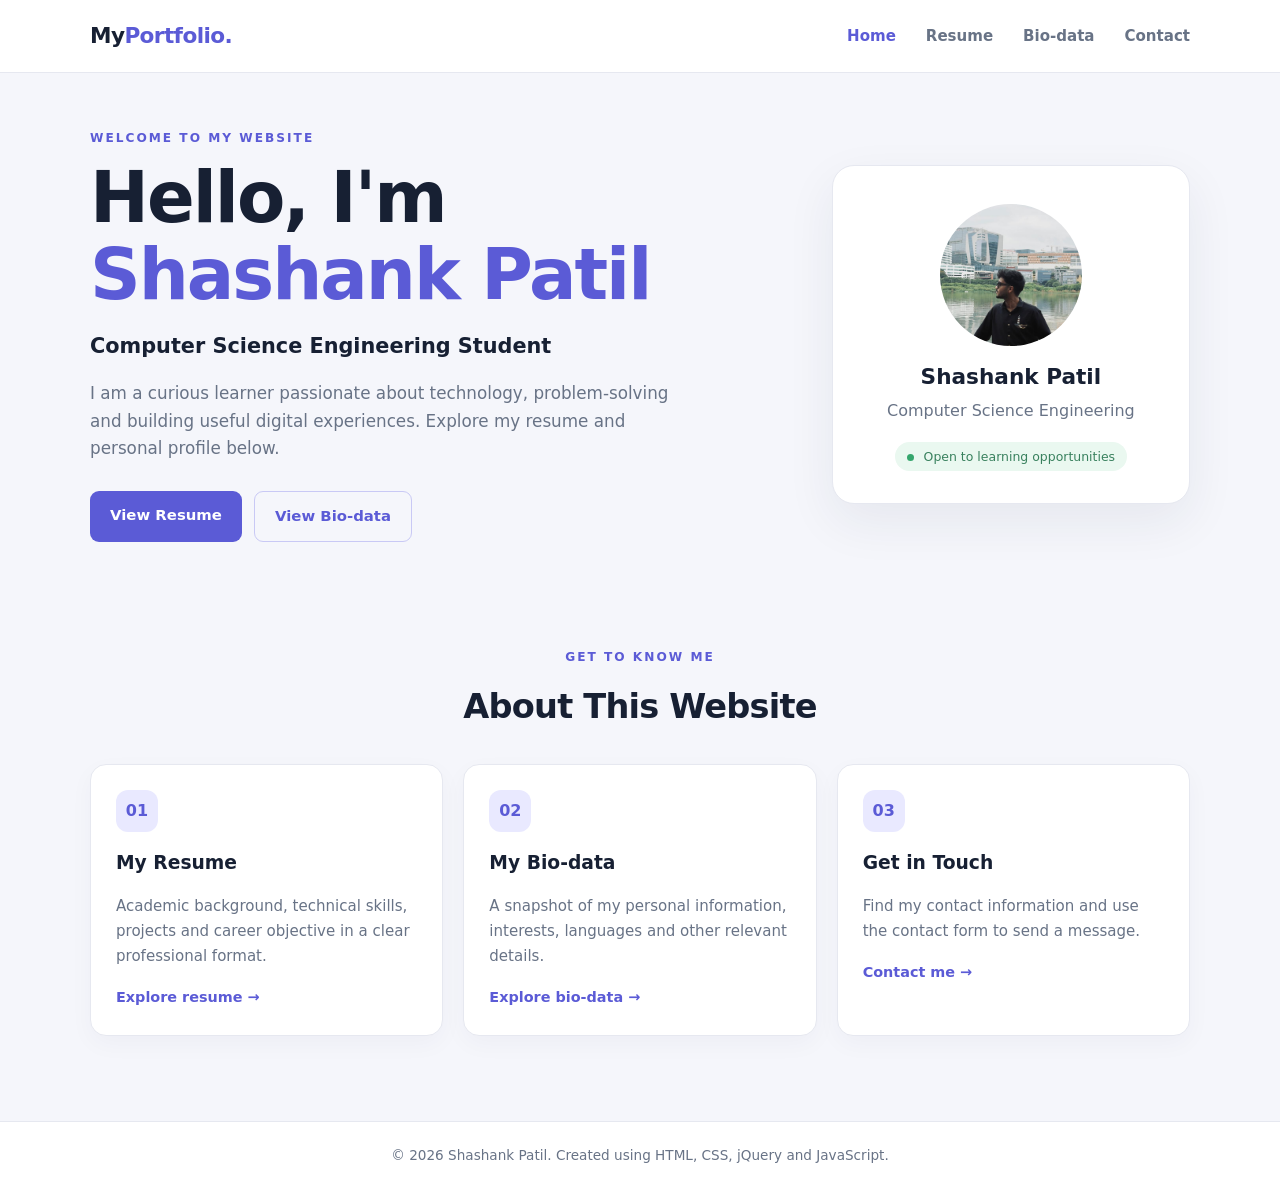
<file: index.html>
<!DOCTYPE html>
<html lang="en">
<head>
  <meta charset="UTF-8">
  <meta name="viewport" content="width=device-width, initial-scale=1.0">
  <meta name="description" content="Personal portfolio, resume and biodata website">
  <title>Home | Personal Portfolio</title>
  <link rel="stylesheet" href="css/style.css">
</head>
<body>
  <header class="site-header">
    <nav class="navbar container">
      <a class="brand" href="index.html">My<span>Portfolio.</span></a>
      <button class="menu-toggle" aria-label="Toggle navigation" aria-expanded="false">☰</button>
      <ul class="nav-links">
        <li><a class="active" href="index.html">Home</a></li>
        <li><a href="resume.html">Resume</a></li>
        <li><a href="biodata.html">Bio-data</a></li>
        <li><a href="contact.html">Contact</a></li>
      </ul>
    </nav>
  </header>

  <main>
    <section class="hero container">
      <div class="hero-copy">
        <p class="eyebrow">WELCOME TO MY WEBSITE</p>
        <h1>Hello, I'm <span>Shashank Patil</span></h1>
        <h2>Computer Science Engineering Student</h2>
        <p class="lead">I am a curious learner passionate about technology, problem-solving and building useful digital experiences. Explore my resume and personal profile below.</p>
        <div class="actions">
          <a class="btn" href="resume.html">View Resume</a>
          <a class="btn btn-outline" href="biodata.html">View Bio-data</a>
        </div>
      </div>
      <div class="profile-card">
       <img src="images/profile.jpeg" alt="Your Profile Photo" class="profile-photo">
        <h3>Shashank Patil</h3>
        <p>Computer Science Engineering</p>
        <span class="status"><i></i> Open to learning opportunities</span>
      </div>
    </section>

    <section class="section container">
      <div class="section-heading">
        <p class="eyebrow">GET TO KNOW ME</p>
        <h2>About This Website</h2>
      </div>
      <div class="feature-grid">
        <article class="feature-card"><div class="feature-icon">01</div><h3>My Resume</h3><p>Academic background, technical skills, projects and career objective in a clear professional format.</p><a href="resume.html" class="text-link">Explore resume →</a></article>
        <article class="feature-card"><div class="feature-icon">02</div><h3>My Bio-data</h3><p>A snapshot of my personal information, interests, languages and other relevant details.</p><a href="biodata.html" class="text-link">Explore bio-data →</a></article>
        <article class="feature-card"><div class="feature-icon">03</div><h3>Get in Touch</h3><p>Find my contact information and use the contact form to send a message.</p><a href="contact.html" class="text-link">Contact me →</a></article>
      </div>
    </section>
  </main>

  <footer class="footer"><div class="container"><p>© <span id="year"></span> Shashank Patil. Created using HTML, CSS, jQuery and JavaScript.</p></div></footer>
  <script src="https://code.jquery.com/jquery-3.7.1.min.js"></script>
  <script src="js/script.js"></script>
</body>
</html>
</file>
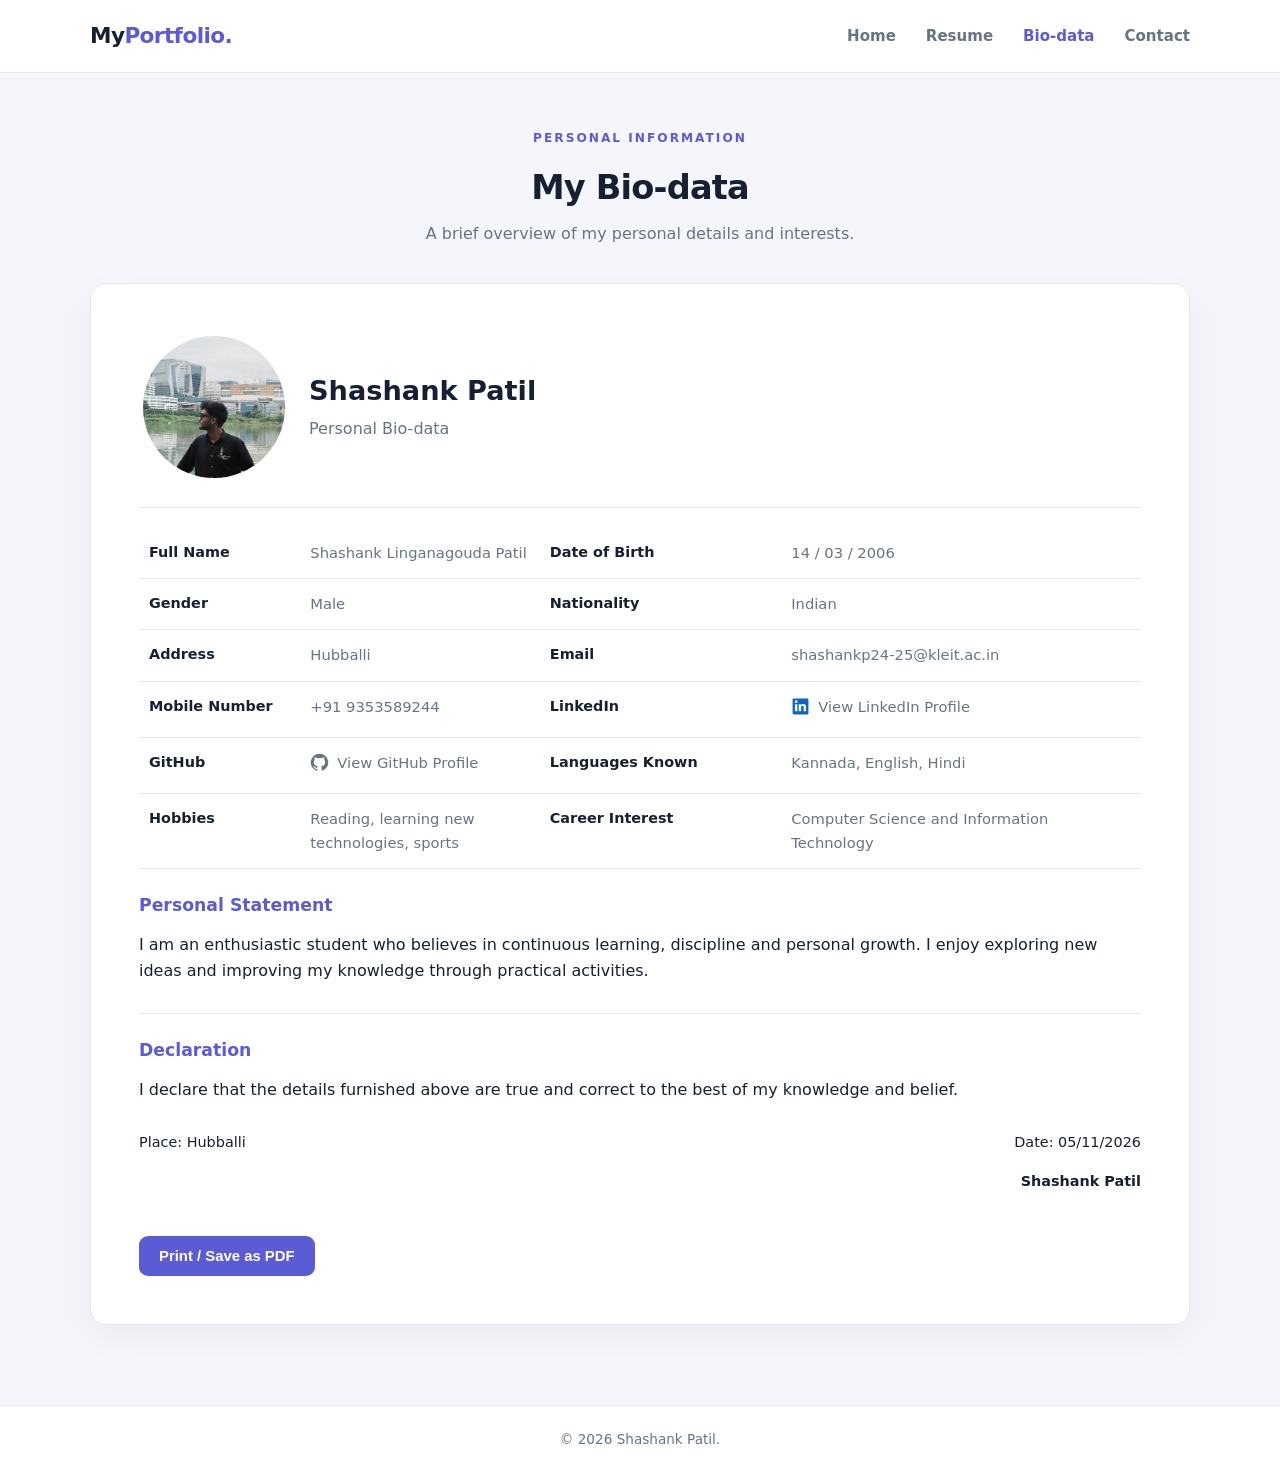
<file: biodata.html>
<!DOCTYPE html>
<html lang="en">
<head>
  <meta charset="UTF-8">
  <meta name="viewport" content="width=device-width, initial-scale=1.0">
  <title>Bio-data | Personal Portfolio</title>
  <link rel="stylesheet" href="css/style.css">
</head>

<body>
  <header class="site-header">
    <nav class="navbar container">
      <a class="brand" href="index.html">My<span>Portfolio.</span></a>
      <button class="menu-toggle" aria-label="Toggle navigation" aria-expanded="false">☰</button>

      <ul class="nav-links">
        <li><a href="index.html">Home</a></li>
        <li><a href="resume.html">Resume</a></li>
        <li><a class="active" href="biodata.html">Bio-data</a></li>
        <li><a href="contact.html">Contact</a></li>
      </ul>
    </nav>
  </header>

  <main class="container page-wrap">

    <div class="page-title">
      <p class="eyebrow">PERSONAL INFORMATION</p>
      <h1>My Bio-data</h1>
      <p>A brief overview of my personal details and interests.</p>
    </div>

    <section class="paper biodata-paper">

      <div class="bio-heading">
        <img src="images/profile.jpeg"
             alt="Shashank Patil"
             class="avatar small-avatar profile-photo">

        <div>
          <h2>Shashank Patil</h2>
          <p class="muted">Personal Bio-data</p>
        </div>
      </div>

      <div class="data-table">

        <div>
          <strong>Full Name</strong>
          <span>Shashank Linganagouda Patil</span>
        </div>

        <div>
          <strong>Date of Birth</strong>
          <span>14 / 03 / 2006</span>
        </div>

        <div>
          <strong>Gender</strong>
          <span>Male</span>
        </div>

        <div>
          <strong>Nationality</strong>
          <span>Indian</span>
        </div>

        <div>
          <strong>Address</strong>
          <span>Hubballi</span>
        </div>

        <div>
          <strong>Email</strong>
          <span>
            <a href="mailto:shashankp24-25@kleit.ac.in">
              shashankp24-25@kleit.ac.in
            </a>
          </span>
        </div>

        <div>
          <strong>Mobile Number</strong>
          <span>
            <a href="tel:+919353589244">+91 9353589244</a>
          </span>
        </div>

        <div>
          <strong>LinkedIn</strong>
          <span>
            <a href="https://www.linkedin.com/in/shashank-patil-232881315/"
               target="_blank"
               rel="noopener noreferrer"
               style="display:inline-flex; align-items:center; gap:8px; text-decoration:none;">

              <svg width="19" height="19" viewBox="0 0 24 24"
                   fill="#0A66C2" aria-hidden="true">
                <path d="M20.45 2H3.55C2.69 2 2 2.69 2 3.55v16.9c0 .86.69 1.55 1.55 1.55h16.9c.86 0 1.55-.69 1.55-1.55V3.55c0-.86-.69-1.55-1.55-1.55ZM8 18H5V9h3v9ZM6.5 7.73a1.74 1.74 0 1 1 0-3.48 1.74 1.74 0 0 1 0 3.48ZM19 18h-3v-4.5c0-1.08-.02-2.47-1.5-2.47S12.77 12.2 12.77 13.4V18h-3V9h2.88v1.23h.04c.4-.7 1.38-1.44 2.84-1.44C18.57 8.79 19 10.8 19 13.4V18Z"/>
              </svg>

              View LinkedIn Profile
            </a>
          </span>
        </div>

        <div>
          <strong>GitHub</strong>
          <span>
            <a href="https://github.com/shashankptl"
               target="_blank"
               rel="noopener noreferrer"
               style="display:inline-flex; align-items:center; gap:8px; text-decoration:none;">

              <svg width="19" height="19" viewBox="0 0 24 24"
                   fill="currentColor" aria-hidden="true">
                <path d="M12 .9a11.1 11.1 0 0 0-3.51 21.63c.55.1.76-.24.76-.53v-2.07c-3.1.67-3.76-1.32-3.76-1.32-.5-1.29-1.24-1.63-1.24-1.63-1.01-.69.08-.68.08-.68 1.12.08 1.71 1.15 1.71 1.15.99 1.7 2.6 1.21 3.23.92.1-.72.39-1.21.7-1.49-2.48-.28-5.09-1.24-5.09-5.52 0-1.22.44-2.22 1.15-3-.12-.28-.5-1.42.11-2.96 0 0 .94-.3 3.05 1.14a10.6 10.6 0 0 1 5.55 0c2.12-1.44 3.05-1.14 3.05-1.14.61 1.54.23 2.68.11 2.96.72.78 1.15 1.78 1.15 3 0 4.29-2.61 5.23-5.1 5.51.4.35.75 1.03.75 2.08V22c0 .29.2.63.76.53A11.1 11.1 0 0 0 12 .9Z"/>
              </svg>

              View GitHub Profile
            </a>
          </span>
        </div>

        <div>
          <strong>Languages Known</strong>
          <span>Kannada, English, Hindi</span>
        </div>

        <div>
          <strong>Hobbies</strong>
          <span>Reading, learning new technologies, sports</span>
        </div>

        <div>
          <strong>Career Interest</strong>
          <span>Computer Science and Information Technology</span>
        </div>

      </div>

      <section class="resume-section">
        <h3>Personal Statement</h3>
        <p>
          I am an enthusiastic student who believes in continuous learning,
          discipline and personal growth. I enjoy exploring new ideas and
          improving my knowledge through practical activities.
        </p>
      </section>

      <section class="resume-section">
        <h3>Declaration</h3>
        <p>
          I declare that the details furnished above are true and correct
          to the best of my knowledge and belief.
        </p>

        <div class="signature">
          <span>Place: Hubballi</span>
          <span>Date: 05/11/2026</span>
          <strong>Shashank Patil</strong>
        </div>
      </section>

      <button class="btn print-btn" onclick="window.print()">
        Print / Save as PDF
      </button>

    </section>
  </main>

  <footer class="footer">
    <div class="container">
      <p>© <span id="year"></span> Shashank Patil.</p>
    </div>
  </footer>

  <script src="https://code.jquery.com/jquery-3.7.1.min.js"></script>
  <script src="js/script.js"></script>

</body>
</html>
</file>
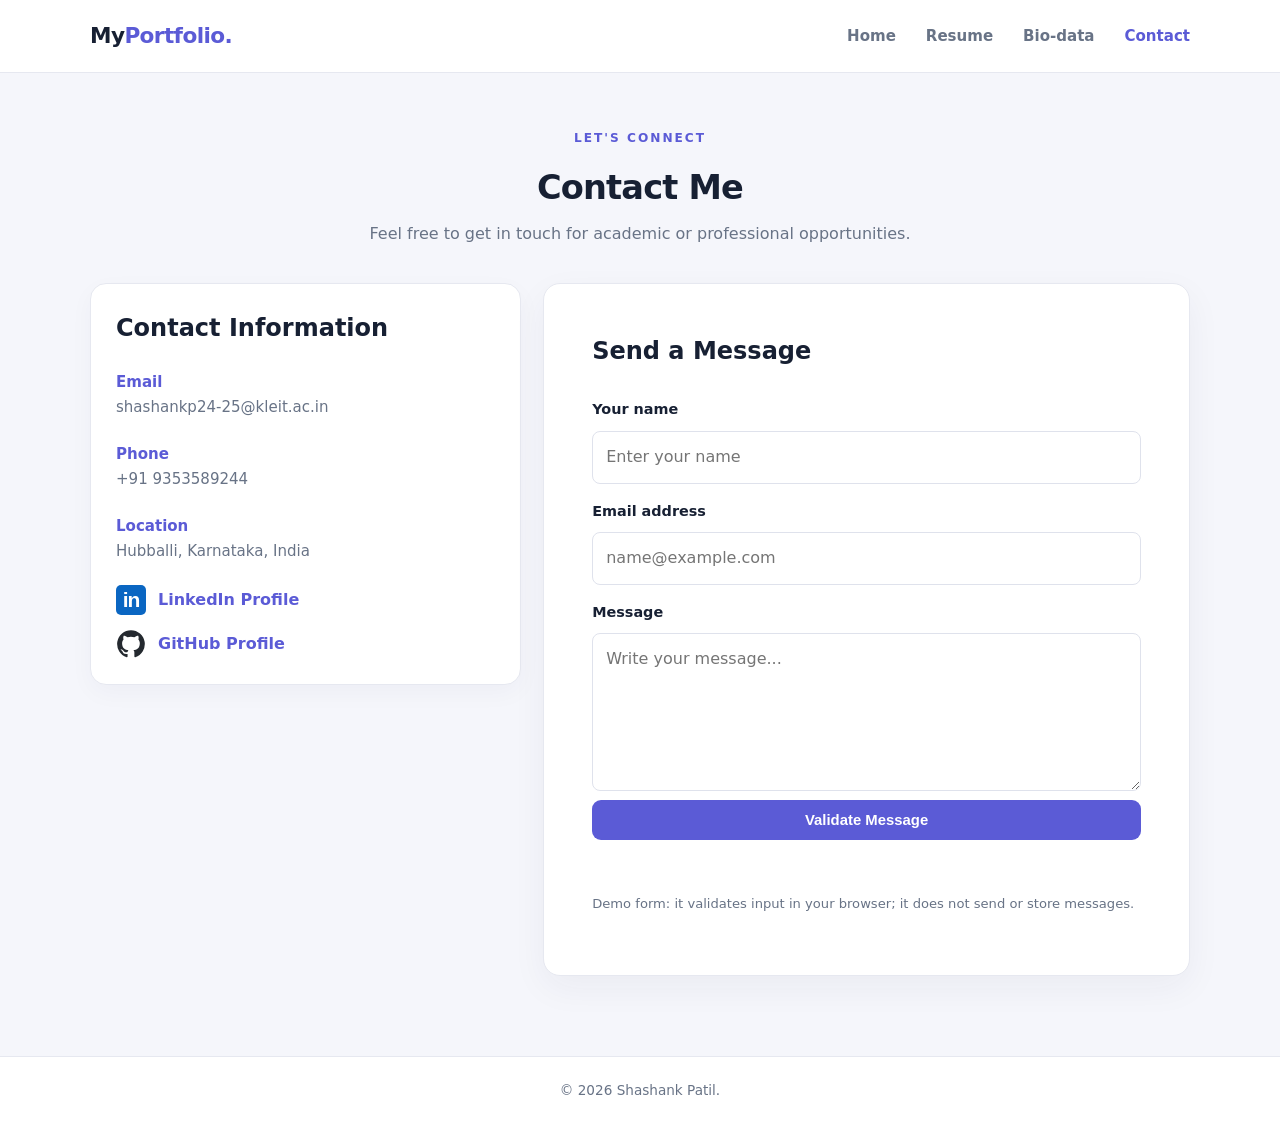
<file: contact.html>
<!DOCTYPE html>
<html lang="en">

<head>
    <meta charset="UTF-8">
    <meta name="viewport" content="width=device-width, initial-scale=1.0">
    <title>Contact | Shashank Patil</title>
    <link rel="stylesheet" href="css/style.css">

    <style>
        .social-links {
            display: flex;
            flex-direction: column;
            gap: 14px;
            margin-top: 20px;
        }

        .social-link {
            display: inline-flex;
            align-items: center;
            gap: 12px;
            width: fit-content;
            color: #5b5bd6;
            text-decoration: none;
            font-weight: 600;
            transition: 0.2s ease;
        }

        .social-link:hover {
            color: #3939a8;
            transform: translateX(3px);
        }

        .social-logo {
            width: 30px;
            height: 30px;
            flex-shrink: 0;
        }

        .linkedin-logo {
            background: #0A66C2;
            color: white;
            border-radius: 5px;
            display: inline-flex;
            align-items: center;
            justify-content: center;
            font-family: Arial, sans-serif;
            font-size: 21px;
            font-weight: bold;
            letter-spacing: -1px;
        }

        .github-logo {
            color: #24292f;
        }
    </style>
</head>

<body>

    <!-- Navigation Bar -->
    <header class="site-header">
        <nav class="navbar container">

            <a class="brand" href="index.html">
                My<span>Portfolio.</span>
            </a>

            <button class="menu-toggle"
                aria-label="Toggle navigation"
                aria-expanded="false">
                ☰
            </button>

            <ul class="nav-links">
                <li><a href="index.html">Home</a></li>
                <li><a href="resume.html">Resume</a></li>
                <li><a href="biodata.html">Bio-data</a></li>
                <li><a class="active" href="contact.html">Contact</a></li>
            </ul>

        </nav>
    </header>


    <!-- Main Content -->
    <main class="container page-wrap">

        <div class="page-title">
            <p class="eyebrow">LET'S CONNECT</p>
            <h1>Contact Me</h1>
            <p>
                Feel free to get in touch for academic or
                professional opportunities.
            </p>
        </div>


        <div class="contact-layout">

            <!-- Contact Information -->
            <section class="feature-card contact-info">

                <h2>Contact Information</h2>

                <p>
                    <strong>Email</strong><br>
                    <a href="mailto:shashankp24-25@kleit.ac.in">
                        shashankp24-25@kleit.ac.in
                    </a>
                </p>

                <p>
                    <strong>Phone</strong><br>
                    <a href="tel:+919353589244">
                        +91 9353589244
                    </a>
                </p>

                <p>
                    <strong>Location</strong><br>
                    Hubballi, Karnataka, India
                </p>


                <!-- Social Media Links -->
                <div class="social-links">

                    <!-- LinkedIn -->
                    <a class="social-link"
                       href="https://www.linkedin.com/in/shashank-patil-232881315/"
                       target="_blank"
                       rel="noopener noreferrer">

                        <span class="social-logo linkedin-logo">in</span>

                        <span>LinkedIn Profile</span>

                    </a>


                    <!-- GitHub -->
                    <a class="social-link"
                       href="https://github.com/shashankptl"
                       target="_blank"
                       rel="noopener noreferrer">

                        <svg class="social-logo github-logo"
                             viewBox="0 0 24 24"
                             fill="currentColor"
                             aria-label="GitHub logo"
                             role="img">

                            <path d="M12 .9a11.1 11.1 0 0 0-3.51 21.63c.55.1.76-.24.76-.53v-2.07c-3.1.67-3.76-1.32-3.76-1.32-.5-1.29-1.24-1.63-1.24-1.63-1.01-.69.08-.68.08-.68 1.12.08 1.71 1.15 1.71 1.15.99 1.7 2.6 1.21 3.23.92.1-.72.39-1.21.7-1.49-2.48-.28-5.09-1.24-5.09-5.52 0-1.22.44-2.22 1.15-3-.12-.28-.5-1.42.11-2.96 0 0 .94-.3 3.05 1.14a10.6 10.6 0 0 1 5.55 0c2.12-1.44 3.05-1.14 3.05-1.14.61 1.54.23 2.68.11 2.96.72.78 1.15 1.78 1.15 3 0 4.29-2.61 5.23-5.1 5.51.4.35.75 1.03.75 2.08V22c0 .29.2.63.76.53A11.1 11.1 0 0 0 12 .9Z"/>

                        </svg>

                        <span>GitHub Profile</span>

                    </a>

                </div>

            </section>


            <!-- Contact Form -->
            <section class="paper">

                <h2>Send a Message</h2>

                <form id="contactForm" novalidate>

                    <label for="name">Your name</label>

                    <input
                        id="name"
                        name="name"
                        type="text"
                        placeholder="Enter your name"
                        required
                    >


                    <label for="email">Email address</label>

                    <input
                        id="email"
                        name="email"
                        type="email"
                        placeholder="name@example.com"
                        required
                    >


                    <label for="message">Message</label>

                    <textarea
                        id="message"
                        name="message"
                        rows="5"
                        placeholder="Write your message..."
                        required
                    ></textarea>


                    <button class="btn" type="submit">
                        Validate Message
                    </button>

                    <p
                        id="formMessage"
                        class="form-message"
                        role="status">
                    </p>

                </form>

                <p class="muted small">
                    Demo form: it validates input in your browser;
                    it does not send or store messages.
                </p>

            </section>

        </div>

    </main>


    <!-- Footer -->
    <footer class="footer">

        <div class="container">
            <p>
                © <span id="year"></span> Shashank Patil.
            </p>
        </div>

    </footer>


    <!-- JavaScript and jQuery -->
    <script src="https://code.jquery.com/jquery-3.7.1.min.js"></script>

    <script src="js/script.js"></script>

</body>
</html>
</file>
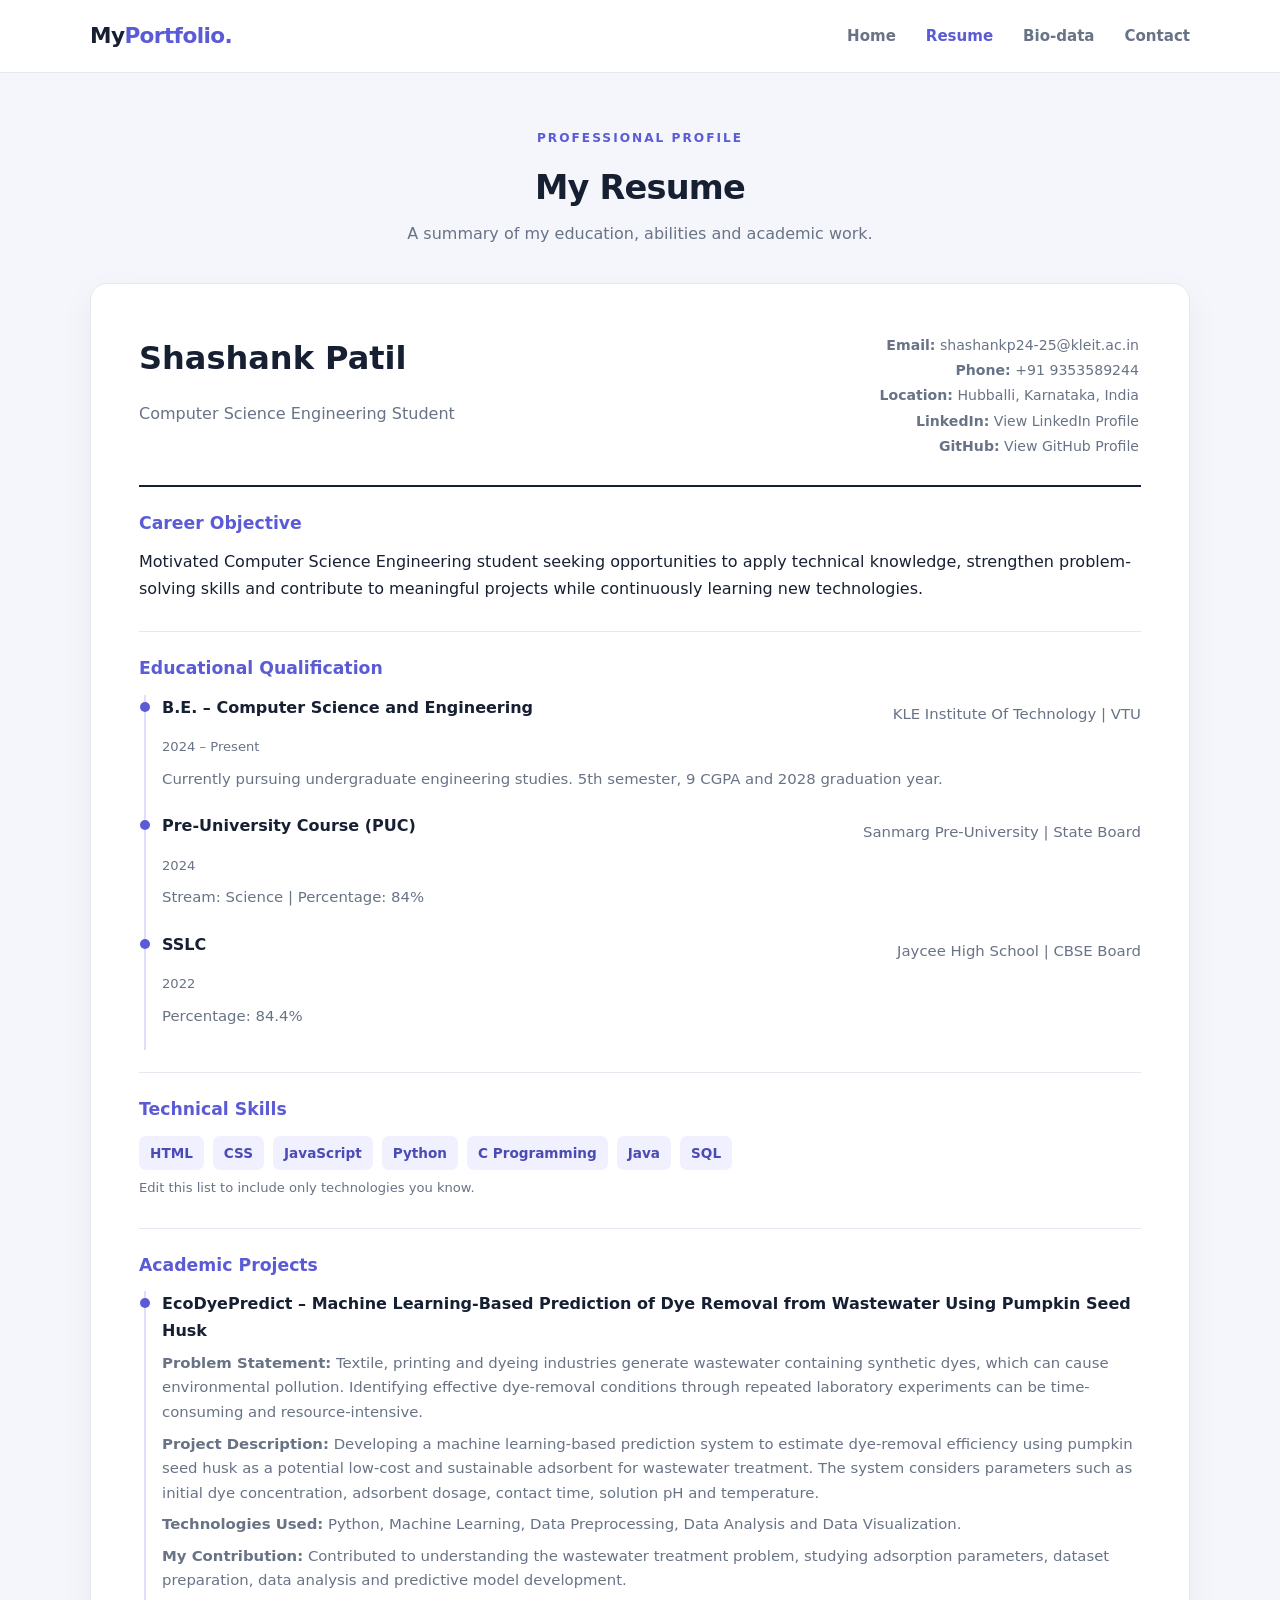
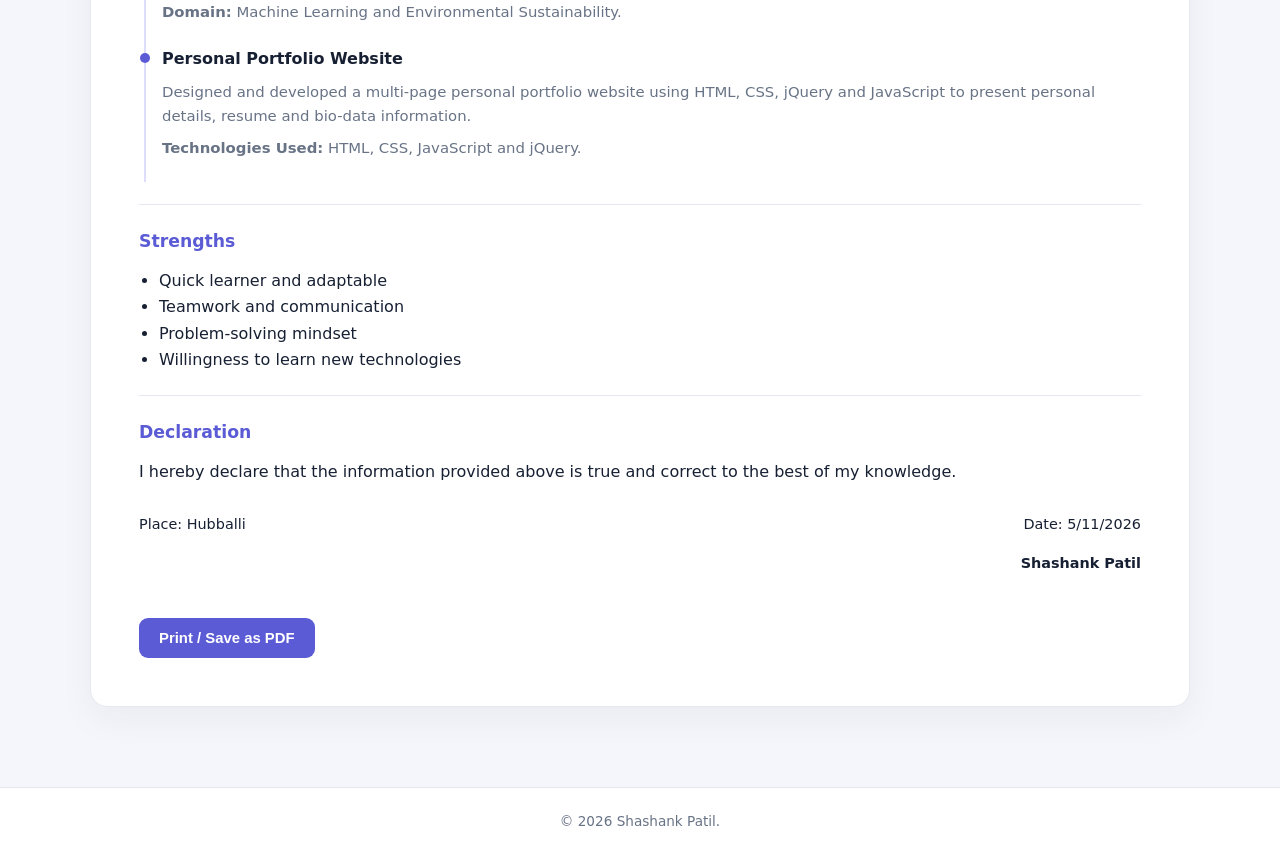
<file: resume.html>
<!DOCTYPE html>
<html lang="en">

<head>
    <meta charset="UTF-8">
    <meta name="viewport" content="width=device-width, initial-scale=1.0">
    <title>Resume | Shashank Patil</title>
    <link rel="stylesheet" href="css/style.css">
</head>

<body>

    <!-- Navigation Bar -->
    <header class="site-header">
        <nav class="navbar container">

            <a class="brand" href="index.html">
                My<span>Portfolio.</span>
            </a>

            <button class="menu-toggle"
                aria-label="Toggle navigation"
                aria-expanded="false">
                ☰
            </button>

            <ul class="nav-links">
                <li><a href="index.html">Home</a></li>
                <li><a class="active" href="resume.html">Resume</a></li>
                <li><a href="biodata.html">Bio-data</a></li>
                <li><a href="contact.html">Contact</a></li>
            </ul>

        </nav>
    </header>


    <!-- Resume Main Content -->
    <main class="container page-wrap">

        <div class="page-title">
            <p class="eyebrow">PROFESSIONAL PROFILE</p>
            <h1>My Resume</h1>
            <p>A summary of my education, abilities and academic work.</p>
        </div>


        <section class="paper">

            <!-- Personal Information -->
            <div class="resume-top">

                <div>
                    <h2>Shashank Patil</h2>
                    <p class="muted">
                        Computer Science Engineering Student
                    </p>
                </div>

                <!-- Contact Information -->
                <div class="contact-mini">

                    <p>
                        <strong>Email:</strong>
                        <a href="mailto:shashankp24-25@kleit.ac.in">
                            shashankp24-25@kleit.ac.in
                        </a>
                    </p>

                    <p>
                        <strong>Phone:</strong>
                        <a href="tel:+919353589244">
                            +91 9353589244
                        </a>
                    </p>

                    <p>
                        <strong>Location:</strong>
                        Hubballi, Karnataka, India
                    </p>

                    <p>
                        <strong>LinkedIn:</strong>
                        <a href="https://www.linkedin.com/in/your-username/"
                           target="_blank"
                           rel="noopener noreferrer">
                            View LinkedIn Profile
                        </a>
                    </p>

                    <p>
                        <strong>GitHub:</strong>
                        <a href="https://github.com/your-username"
                           target="_blank"
                           rel="noopener noreferrer">
                            View GitHub Profile
                        </a>
                    </p>

                </div>

            </div>


            <!-- Career Objective -->
            <section class="resume-section">

                <h3>Career Objective</h3>

                <p>
                    Motivated Computer Science Engineering student
                    seeking opportunities to apply technical knowledge,
                    strengthen problem-solving skills and contribute
                    to meaningful projects while continuously learning
                    new technologies.
                </p>

            </section>


            <!-- Educational Qualification -->
            <section class="resume-section">

                <h3>Educational Qualification</h3>

                <div class="timeline-item">

                    <div>
                        <h4>B.E. – Computer Science and Engineering</h4>
                        <p class="muted">
                            KLE Institute Of Technology | VTU
                        </p>
                    </div>

                    <span class="date">2024 – Present</span>

                    <p>
                        Currently pursuing undergraduate engineering
                        studies. 5th semester, 9 CGPA and 2028
                        graduation year.
                    </p>

                </div>


                <div class="timeline-item">

                    <div>
                        <h4>Pre-University Course (PUC)</h4>
                        <p class="muted">
                            Sanmarg Pre-University | State Board
                        </p>
                    </div>

                    <span class="date">2024</span>

                    <p>
                        Stream: Science | Percentage: 84%
                    </p>

                </div>


                <div class="timeline-item">

                    <div>
                        <h4>SSLC</h4>
                        <p class="muted">
                            Jaycee High School | CBSE Board
                        </p>
                    </div>

                    <span class="date">2022</span>

                    <p>
                        Percentage: 84.4%
                    </p>

                </div>

            </section>


            <!-- Technical Skills -->
            <section class="resume-section">

                <h3>Technical Skills</h3>

                <div class="tag-list">
                    <span>HTML</span>
                    <span>CSS</span>
                    <span>JavaScript</span>
                    <span>Python</span>
                    <span>C Programming</span>
                    <span>Java</span>
                    <span>SQL</span>
                </div>

                <p class="muted small">
                    Edit this list to include only technologies you know.
                </p>

            </section>


            <!-- Academic Projects -->
            <section class="resume-section">

                <h3>Academic Projects</h3>


                <!-- Project 1 -->
                <div class="timeline-item">

                    <h4>
                        EcoDyePredict – Machine Learning-Based
                        Prediction of Dye Removal from Wastewater
                        Using Pumpkin Seed Husk
                    </h4>

                    <p>
                        <strong>Problem Statement:</strong>
                        Textile, printing and dyeing industries
                        generate wastewater containing synthetic
                        dyes, which can cause environmental
                        pollution. Identifying effective dye-removal
                        conditions through repeated laboratory
                        experiments can be time-consuming and
                        resource-intensive.
                    </p>

                    <p>
                        <strong>Project Description:</strong>
                        Developing a machine learning-based
                        prediction system to estimate dye-removal
                        efficiency using pumpkin seed husk as a
                        potential low-cost and sustainable adsorbent
                        for wastewater treatment. The system
                        considers parameters such as initial dye
                        concentration, adsorbent dosage, contact
                        time, solution pH and temperature.
                    </p>

                    <p>
                        <strong>Technologies Used:</strong>
                        Python, Machine Learning, Data Preprocessing,
                        Data Analysis and Data Visualization.
                    </p>

                    <p>
                        <strong>My Contribution:</strong>
                        Contributed to understanding the wastewater
                        treatment problem, studying adsorption
                        parameters, dataset preparation, data
                        analysis and predictive model development.
                    </p>

                    <p>
                        <strong>Domain:</strong>
                        Machine Learning and Environmental
                        Sustainability.
                    </p>

                </div>


                <!-- Project 2 -->
                <div class="timeline-item">

                    <h4>Personal Portfolio Website</h4>

                    <p>
                        Designed and developed a multi-page personal
                        portfolio website using HTML, CSS, jQuery
                        and JavaScript to present personal details,
                        resume and bio-data information.
                    </p>

                    <p>
                        <strong>Technologies Used:</strong>
                        HTML, CSS, JavaScript and jQuery.
                    </p>

                </div>

            </section>


            <!-- Strengths -->
            <section class="resume-section">

                <h3>Strengths</h3>

                <ul class="clean-list">
                    <li>Quick learner and adaptable</li>
                    <li>Teamwork and communication</li>
                    <li>Problem-solving mindset</li>
                    <li>Willingness to learn new technologies</li>
                </ul>

            </section>


            <!-- Declaration -->
            <section class="resume-section">

                <h3>Declaration</h3>

                <p>
                    I hereby declare that the information provided
                    above is true and correct to the best of my
                    knowledge.
                </p>

                <div class="signature">

                    <span>Place: Hubballi</span>

                    <span>Date: 5/11/2026</span>

                    <strong>Shashank Patil</strong>

                </div>

            </section>


            <!-- Print Button -->
            <button class="btn print-btn"
                onclick="window.print()">
                Print / Save as PDF
            </button>

        </section>

    </main>


    <!-- Footer -->
    <footer class="footer">

        <div class="container">
            <p>
                © <span id="year"></span> Shashank Patil.
            </p>
        </div>

    </footer>


    <!-- JavaScript and jQuery -->
    <script src="https://code.jquery.com/jquery-3.7.1.min.js"></script>

    <script src="js/script.js"></script>

</body>
</html>
</file>
<file: css/style.css>
:root{--ink:#172033;--muted:#687386;--primary:#5b5bd6;--primary-dark:#4545b8;--surface:#fff;--bg:#f5f6fb;--line:#e6e8f0;--accent:#e9e9ff}
*{box-sizing:border-box}html{scroll-behavior:smooth}body{margin:0;background:var(--bg);color:var(--ink);font-family:Inter,ui-sans-serif,system-ui,-apple-system,"Segoe UI",sans-serif;line-height:1.65}a{color:inherit;text-decoration:none}.container{width:min(1100px,calc(100% - 40px));margin:auto}
.site-header{background:rgba(255,255,255,.94);border-bottom:1px solid var(--line);position:sticky;top:0;z-index:10;backdrop-filter:blur(12px)}.navbar{height:72px;display:flex;align-items:center;justify-content:space-between}.brand{font-size:1.35rem;font-weight:800;letter-spacing:-.6px}.brand span,.hero h1 span{color:var(--primary)}.nav-links{display:flex;gap:30px;list-style:none;margin:0;padding:0}.nav-links a{font-size:.94rem;color:var(--muted);font-weight:600}.nav-links a:hover,.nav-links a.active{color:var(--primary)}.menu-toggle{display:none;border:0;background:none;font-size:1.6rem;color:var(--ink)}
.hero{min-height:520px;display:grid;grid-template-columns:1.5fr .8fr;align-items:center;gap:70px;padding-top:55px;padding-bottom:55px}.eyebrow{color:var(--primary);font-size:.76rem;font-weight:800;letter-spacing:2px;margin:0 0 12px}.hero h1{font-size:clamp(2.5rem,6vw,4.4rem);line-height:1.1;letter-spacing:-2px;margin:0 0 14px}.hero h2{font-size:1.3rem;margin:0 0 16px}.lead{color:var(--muted);max-width:610px;font-size:1.05rem}.actions{display:flex;gap:12px;margin-top:28px}.btn{display:inline-block;border:0;border-radius:9px;background:var(--primary);color:white;padding:12px 20px;font-weight:700;font-size:.93rem;cursor:pointer;transition:.2s}.btn:hover{background:var(--primary-dark);transform:translateY(-1px)}.btn-outline{background:transparent;color:var(--primary);border:1px solid #c9c9f5}.btn-outline:hover{background:var(--accent);color:var(--primary-dark)}.profile-card{background:var(--surface);border:1px solid var(--line);border-radius:22px;padding:34px 25px;text-align:center;box-shadow:0 18px 50px rgba(31,38,75,.07)}.avatar{width:142px;height:142px;border-radius:50%;background:linear-gradient(135deg,#7777ed,#b2a8ff);display:grid;place-items:center;color:white;font-size:2.6rem;font-weight:800;margin:0 auto 22px;border:7px solid #f0efff}.profile-card h3{margin:0;font-size:1.35rem}.profile-card p{color:var(--muted);margin:4px 0 18px}.status{font-size:.78rem;color:#39815e;background:#eaf8f0;padding:7px 12px;border-radius:30px}.status i{display:inline-block;width:7px;height:7px;background:#35a66d;border-radius:50%;margin-right:6px}
.section{padding:50px 0 85px}.section-heading{text-align:center;margin-bottom:30px}.section-heading h2,.page-title h1{font-size:2.1rem;letter-spacing:-.8px;margin:0}.feature-grid{display:grid;grid-template-columns:repeat(3,1fr);gap:20px}.feature-card{background:var(--surface);border:1px solid var(--line);border-radius:16px;padding:25px;box-shadow:0 8px 25px rgba(31,38,75,.035)}.feature-icon{width:42px;height:42px;background:var(--accent);color:var(--primary);display:grid;place-items:center;border-radius:12px;font-weight:800;margin-bottom:16px}.feature-card h3{margin:0 0 8px}.feature-card p{color:var(--muted);font-size:.94rem}.text-link{color:var(--primary);font-weight:700;font-size:.9rem}
.footer{border-top:1px solid var(--line);padding:22px 0;color:var(--muted);font-size:.85rem;text-align:center;background:#fff}.footer p{margin:0}
.page-wrap{padding-top:55px;padding-bottom:80px}.page-title{text-align:center;margin-bottom:35px}.page-title>p:last-child{color:var(--muted);margin-top:6px}.paper{background:#fff;border:1px solid var(--line);border-radius:17px;padding:clamp(22px,5vw,48px);box-shadow:0 12px 35px rgba(31,38,75,.05)}.resume-top{display:flex;justify-content:space-between;gap:25px;padding-bottom:25px;border-bottom:2px solid var(--ink)}.resume-top h2{font-size:2rem;margin:0}.muted{color:var(--muted)}.contact-mini{text-align:right;color:var(--muted);font-size:.88rem}.contact-mini p{margin:2px}.resume-section{padding:22px 0;border-bottom:1px solid var(--line)}.resume-section:last-of-type{border-bottom:0}.resume-section h3{font-size:1.08rem;margin:0 0 12px;color:var(--primary)}.resume-section p{margin:7px 0}.timeline-item{padding:0 0 15px 16px;border-left:2px solid #deddfb;margin-left:5px;position:relative}.timeline-item:before{content:"";position:absolute;left:-6px;top:7px;width:10px;height:10px;border-radius:50%;background:var(--primary)}.timeline-item h4{margin:0}.timeline-item p{color:var(--muted);font-size:.93rem}.timeline-item>div{display:flex;justify-content:space-between;gap:15px;flex-wrap:wrap}.date{font-size:.82rem;color:var(--muted)}.tag-list{display:flex;gap:9px;flex-wrap:wrap}.tag-list span{background:#f0f0ff;color:#4b4bb6;border-radius:7px;padding:6px 11px;font-size:.85rem;font-weight:650}.small{font-size:.82rem}.clean-list{margin:0;padding-left:20px}.signature{display:flex;justify-content:space-between;gap:15px;flex-wrap:wrap;margin-top:28px;font-size:.9rem}.signature strong{width:100%;text-align:right}.print-btn{margin-top:20px}
.bio-heading{display:flex;align-items:center;gap:20px;padding-bottom:25px;border-bottom:1px solid var(--line);margin-bottom:20px}.bio-heading h2{margin:0;font-size:1.7rem}.bio-heading p{margin:2px 0}.small-avatar{width:82px;height:82px;font-size:1.5rem;margin:0;border-width:4px}.data-table{display:grid;grid-template-columns:1fr 1.5fr}.data-table>div{display:grid;grid-template-columns:1fr 1.5fr;gap:15px;padding:13px 10px;border-bottom:1px solid var(--line)}.data-table strong{font-size:.9rem}.data-table span{color:var(--muted);font-size:.92rem}
.contact-layout{display:grid;grid-template-columns:.8fr 1.2fr;gap:22px;align-items:start}.contact-info h2,.paper h2{margin-top:0}.contact-info p{margin:22px 0}.contact-info strong{color:var(--primary)}form{display:grid;gap:9px}label{font-size:.9rem;font-weight:700;margin-top:7px}input,textarea{width:100%;font:inherit;border:1px solid #dfe2ec;border-radius:8px;padding:12px 13px;background:#fff;color:var(--ink)}input:focus,textarea:focus{outline:2px solid #d4d3ff;border-color:var(--primary)}textarea{resize:vertical}.form-message{font-size:.9rem;font-weight:650;min-height:22px;margin:4px 0}.form-message.success{color:#238153}.form-message.error{color:#bd3d48}
@media(max-width:760px){.menu-toggle{display:block}.nav-links{display:none;position:absolute;top:72px;left:0;right:0;background:#fff;padding:18px 25px 22px;border-bottom:1px solid var(--line);flex-direction:column;gap:14px}.nav-links.open{display:flex}.hero{grid-template-columns:1fr;gap:35px;padding-top:55px}.profile-card{max-width:390px;width:100%;margin:auto}.feature-grid{grid-template-columns:1fr}.contact-layout{grid-template-columns:1fr}.resume-top{flex-direction:column}.contact-mini{text-align:left}.data-table{grid-template-columns:1fr}.data-table>div{grid-template-columns:1fr 1.3fr}}
@media print{.site-header,.footer,.print-btn{display:none!important}body{background:#fff}.container{width:100%}.page-wrap{padding:0}.paper{box-shadow:none;border:0;padding:0}.page-title{display:none}.resume-section{break-inside:avoid}}
.profile-photo {
    width: 150px;
    height: 150px;
    border-radius: 50%;
    object-fit: cover;
    border: 4px solid white;
}
</file>
